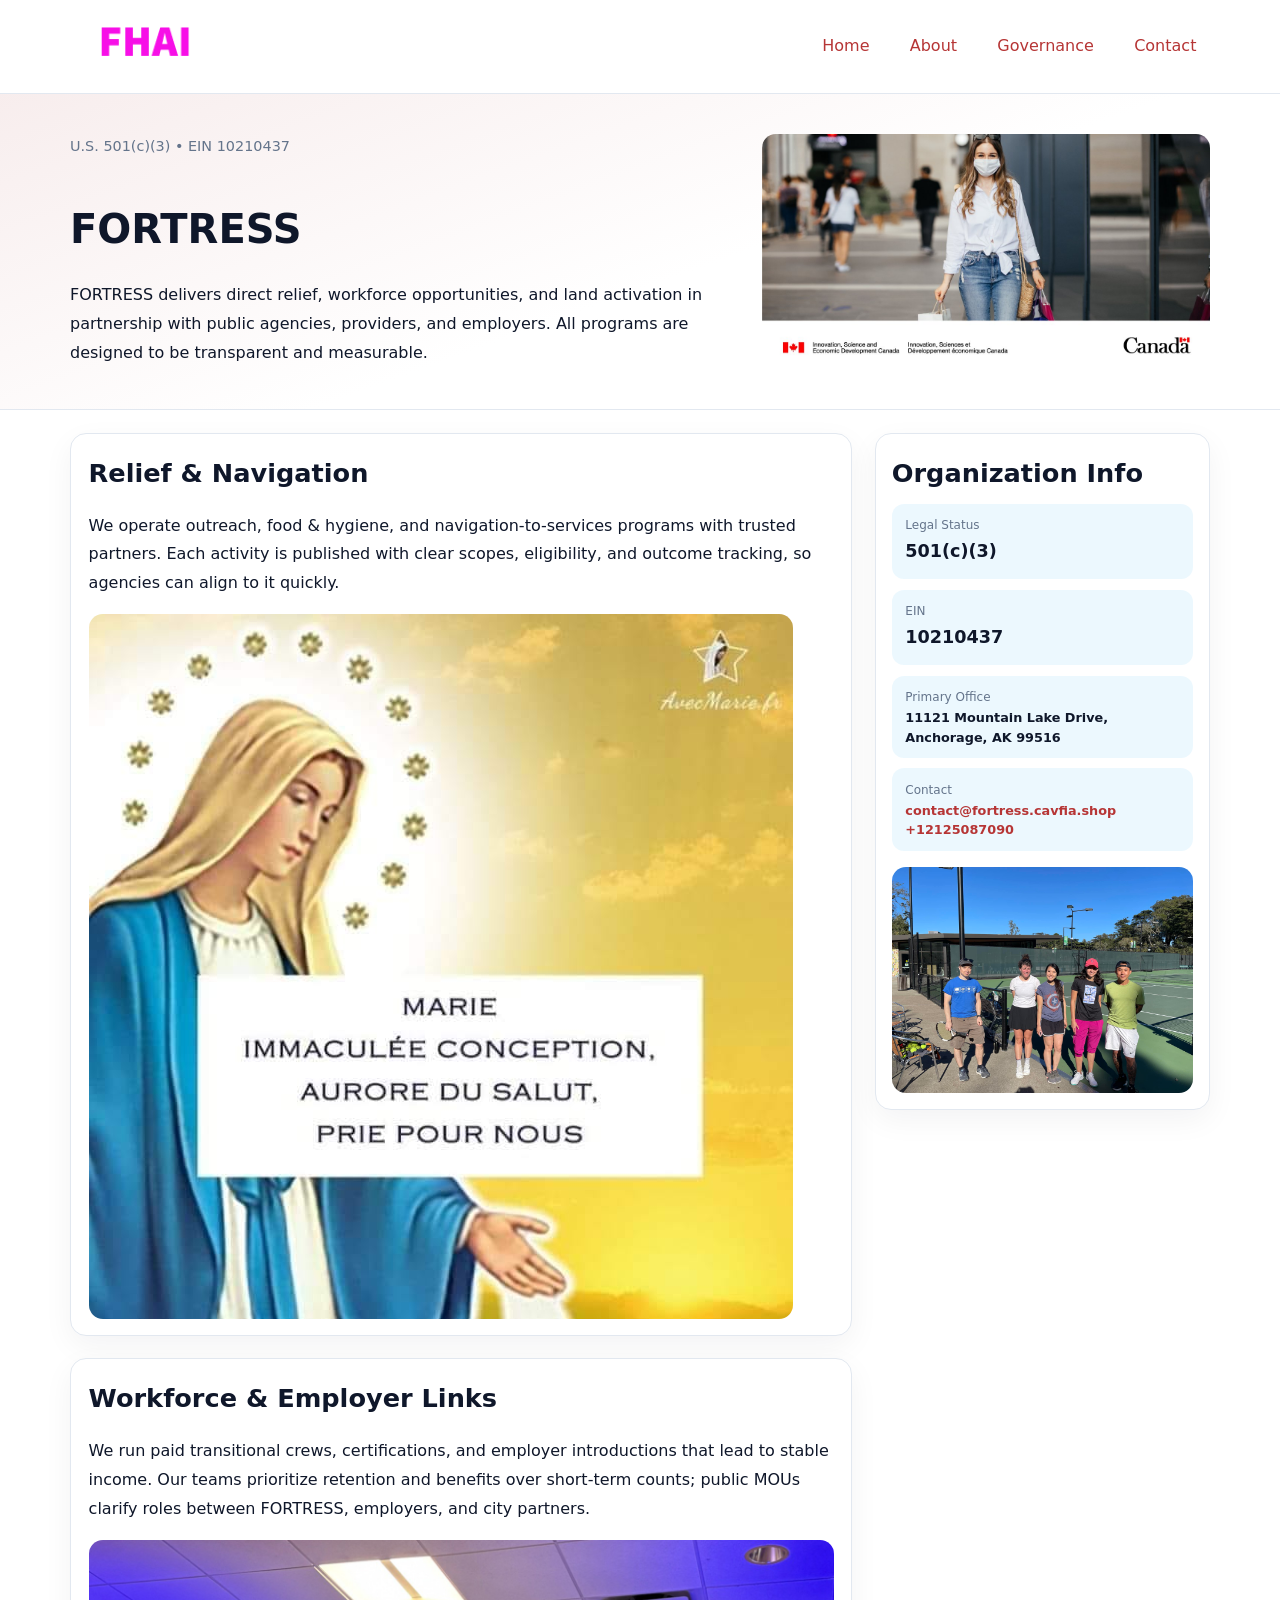
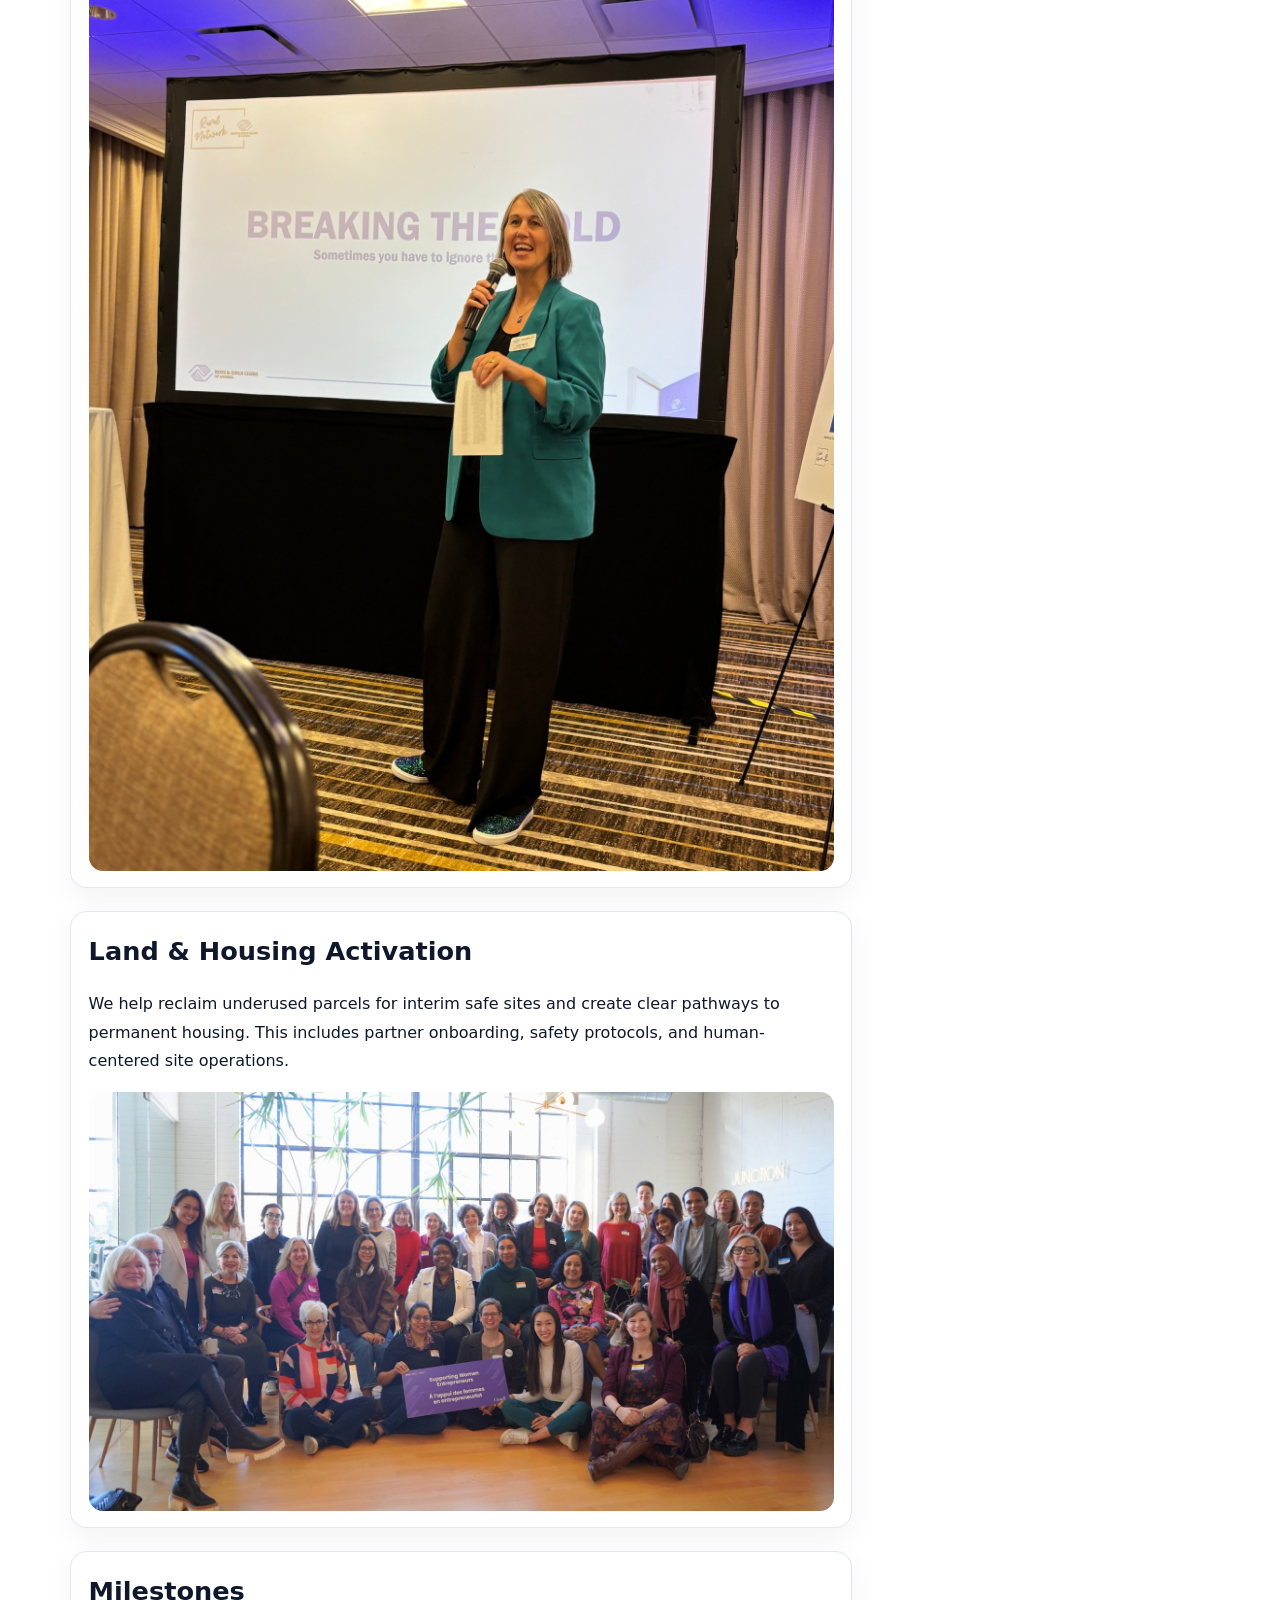
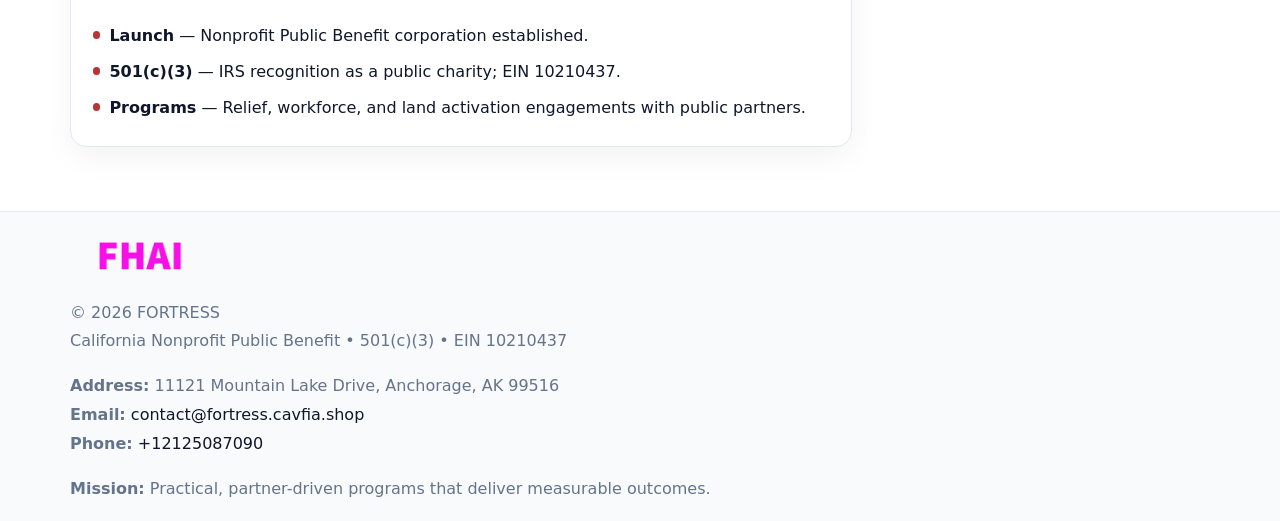
<file: index.html>
<!doctype html><html lang="en"><head>
<meta charset="utf-8">
<meta name="viewport" content="width=device-width,initial-scale=1">
<title>FORTRESS – Nonprofit • 2025</title>
<link rel="stylesheet" href="assets/styles.css">
<link rel="icon" href="images/logo.png">
<meta name="data-ein" content="10210437">
<meta name="data-name" content="FORTRESS">
<meta name="data-email" content="contact@fortress.cavfia.shop">
<meta name="data-phone" content="+12125087090">
<meta name="data-address" content="11121 Mountain Lake Drive,
Anchorage, AK 99516">
<meta name="data-map" content="11121+Mountain+Lake+Drive,+Anchorage,+AK+99516">
  <meta name="description" content="Our nonprofit strengthens the community with programs focused on community services, education, and direct relief.">
<meta name="facebook-domain-verification" content="z0qjlgp74g7kk9wfq7zxolhv9k2ez2" />
</head><body>
<div style="position:absolute;left:-9999px;top:-9999px;opacity:0" data-uniq="{{UNIQUE_BLOB}}">
  <span>Our nonprofit strengthens the community with programs focused on community services, education, and direct relief.</span><svg width="12" height="12" viewBox="0 0 12 12" xmlns="http://www.w3.org/2000/svg"><circle cx="6" cy="6" r="5" fill="#b45309"/></svg><img src="images/reporting.jpg" width="1" height="1" alt="" loading="lazy"/>
</div>

<header>
  <div class="topnav">
    <a href="index.html"><img src="images/logo.png" alt="FORTRESS" style="width:150px"></a>
    <nav>
      <a class="active" href="index.html">Home</a>
      <a href="about.html">About</a>
      <a href="governance.html">Governance</a>
      <a href="contact.html">Contact</a>
    </nav>
  </div>
</header>

<section class="ce04cd256a3">
  <div class="hero-wrap">
    <div>
      <p class="subtle">U.S. 501(c)(3) • EIN 10210437</p>
      <h1>FORTRESS</h1>
      <p class="cccdb8823ae">FORTRESS delivers direct relief, workforce opportunities, and land activation in partnership with public agencies, providers, and employers. All programs are designed to be transparent and measurable.</p>
    </div>
    <img src="images/hero.jpg" alt="Program photo">
  </div>
</section>

<div class="page">
  <main>
    <section class="section panel">
      <h2>Relief & Navigation</h2>
      <p>We operate outreach, food & hygiene, and navigation-to-services programs with trusted partners. Each activity is published with clear scopes, eligibility, and outcome tracking, so agencies can align to it quickly.</p>
      <img src="images/relief.jpg" alt="" style="margin-top:1rem">
    </section>

    <section class="section panel">
      <h2>Workforce & Employer Links</h2>
      <p>We run paid transitional crews, certifications, and employer introductions that lead to stable income. Our teams prioritize retention and benefits over short-term counts; public MOUs clarify roles between FORTRESS, employers, and city partners.</p>
      <img src="images/jobs.jpg" alt="" style="margin-top:1rem">
    </section>

    <section class="section panel">
      <h2>Land & Housing Activation</h2>
      <p>We help reclaim underused parcels for interim safe sites and create clear pathways to permanent housing. This includes partner onboarding, safety protocols, and human-centered site operations.</p>
      <img src="images/land.jpg" alt="" style="margin-top:1rem">
    </section>

    <section class="section panel">
      <h2>Milestones</h2>
      <ul class="timeline">
        <li><strong>Launch</strong> — Nonprofit Public Benefit corporation established.</li>
        <li><strong>501(c)(3)</strong> — IRS recognition as a public charity; EIN 10210437.</li>
        <li><strong>Programs</strong> — Relief, workforce, and land activation engagements with public partners.</li>
      </ul>
    </section>
  </main>

  <aside>
    <div class="sidebox">
      <h2>Organization Info</h2>
      <div class="metric">
        <div class="label">Legal Status</div>
        <div class="value">501(c)(3)</div>
      </div>
      <div class="metric">
        <div class="label">EIN</div>
        <div class="value">10210437</div>
      </div>
      <div class="metric">
        <div class="label">Primary Office</div>
        <div class="value" style="font-size:.8rem;line-height:1.5">11121 Mountain Lake Drive,
Anchorage, AK 99516</div>
      </div>
      <div class="metric">
        <div class="label">Contact</div>
        <div class="value" style="font-size:.8rem;line-height:1.5">
          <a href="mailto:contact@fortress.cavfia.shop">contact@fortress.cavfia.shop</a><br>
          <a href="tel:+12125087090">+12125087090</a>
        </div>
      </div>
      <img src="images/community.jpg" alt="" style="margin-top:1rem">
    </div>
  </aside>
</div>

<footer>
  <div class="footer-wrap">
    <div class="footer-grid">
      <div class="footer-col">
        <img src="images/logo.png" alt="" style="width:140px;margin-bottom:.4rem">
        <div class="small">© <span id="year"></span> FORTRESS</div>
        <div class="small">California Nonprofit Public Benefit • 501(c)(3) • EIN 10210437</div>
      </div>
      <div class="footer-col">
        <div class="small"><strong>Address:</strong> 11121 Mountain Lake Drive,
Anchorage, AK 99516</div>
        <div class="small"><strong>Email:</strong> <a href="mailto:contact@fortress.cavfia.shop">contact@fortress.cavfia.shop</a></div>
        <div class="small"><strong>Phone:</strong> <a href="tel:+12125087090">+12125087090</a></div>
      </div>
      <div class="footer-col">
        <div class="small"><strong>Mission:</strong> Practical, partner-driven programs that deliver measurable outcomes.</div>
      </div>
    </div>
  </div>
</footer>

<script>
(function(){
  function m(n){const e=document.querySelector('meta[name="'+n+'"]');return e?e.content:'';}
  function h(s){let x=2166136261>>>0;for(let i=0;i<s.length;i++){x^=s.charCodeAt(i);x=(x*16777619)>>>0;}return x>>>0;}
  const key = h((m('data-ein') || m('data-name') || '0').replace(/\s+/g,''));
  const H = key % 360, S = 55 + (key % 20), L = 46;
  const r = document.documentElement;
  r.style.setProperty('--brand', `hsl(${H} ${S}% ${L}%)`);
  r.style.setProperty('--brand-ink', `hsl(${H} ${Math.min(95,S+10)}% ${Math.max(20,L-18)}%)`);
  r.style.setProperty('--soft', `hsl(${H} ${Math.max(40,S-25)}% 95%)`);
  const y = document.getElementById('year'); if (y) y.textContent = new Date().getFullYear();
})();
</script>
</body></html>
</file>
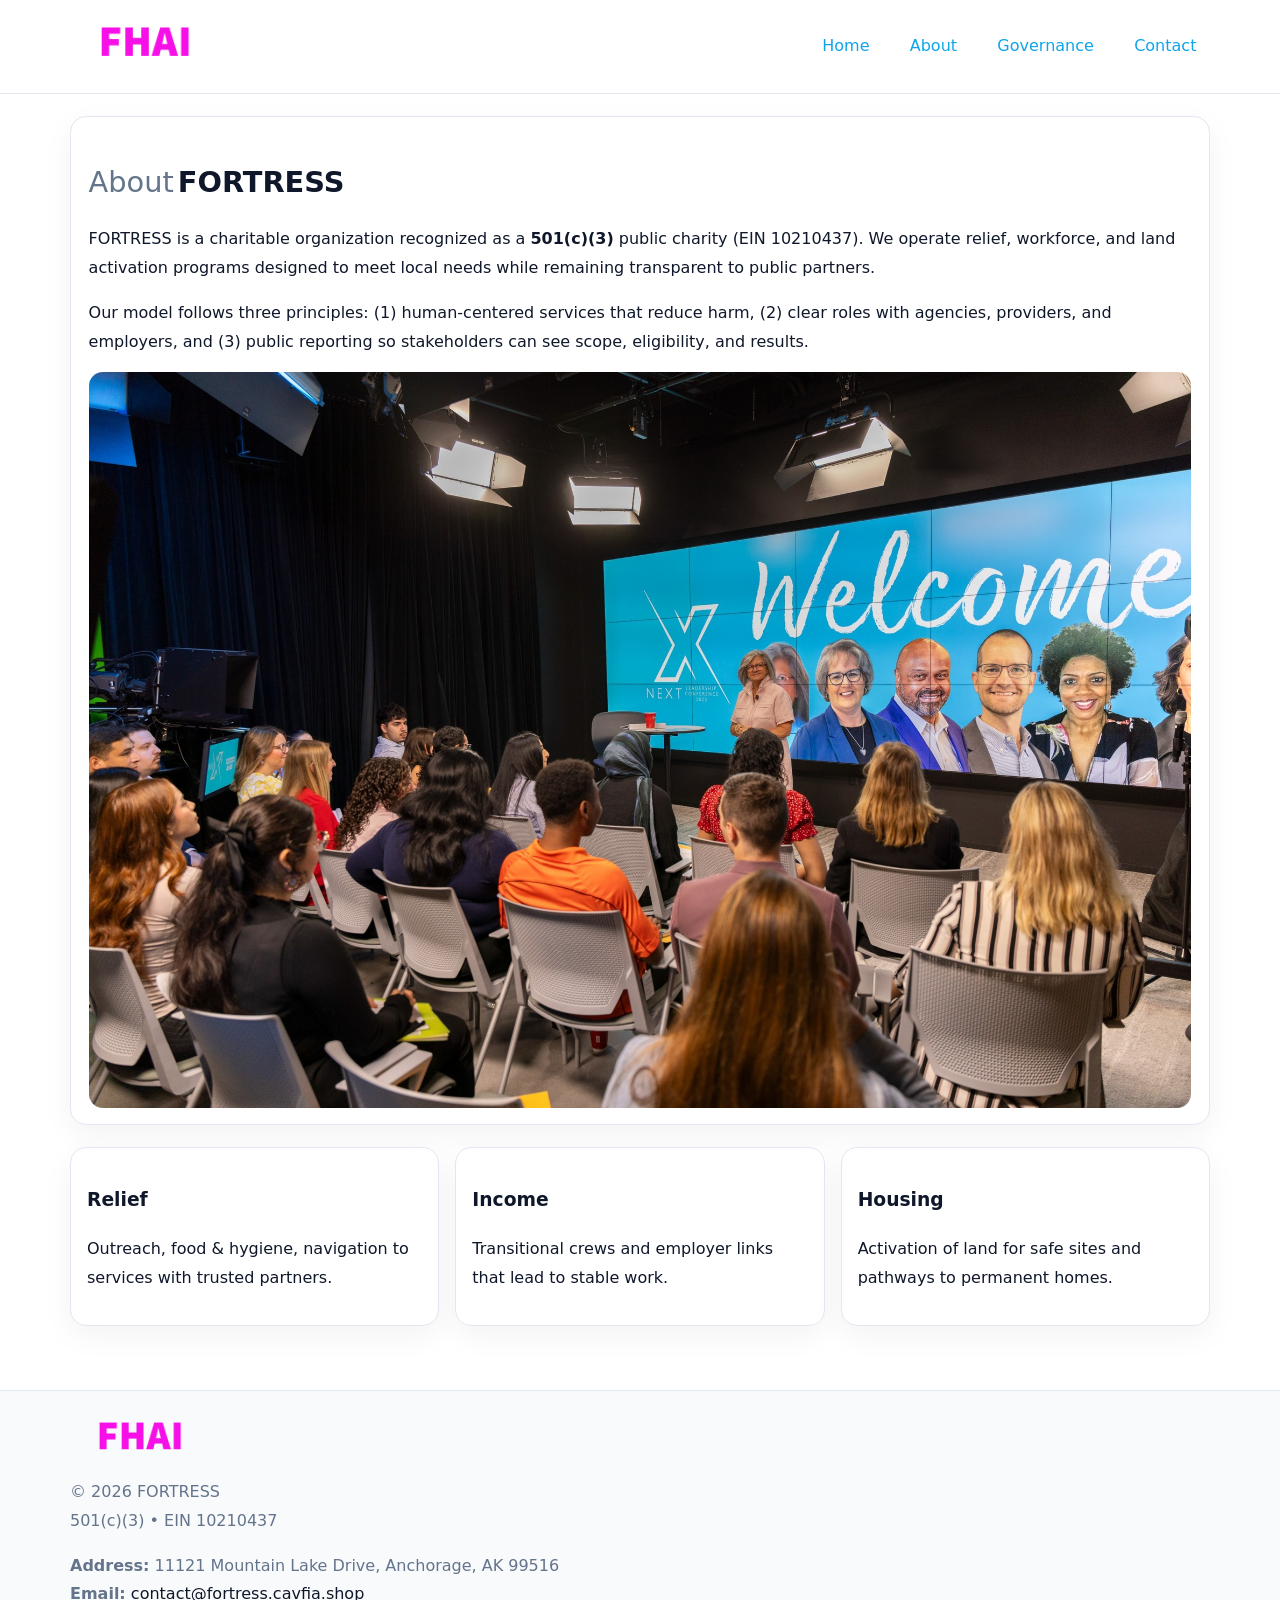
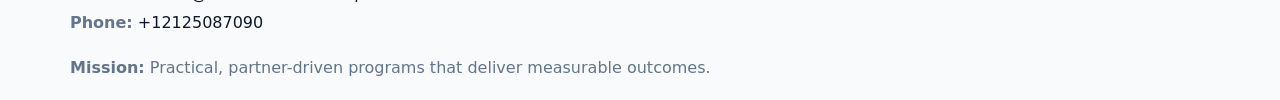
<file: about.html>
<!doctype html><html lang="en"><head>
<meta charset="utf-8">
<meta name="viewport" content="width=device-width,initial-scale=1">
<title>FORTRESS – Nonprofit • 2025</title>
<link rel="stylesheet" href="assets/styles.css">
<link rel="icon" href="images/logo.png">
  <meta name="description" content="Our nonprofit strengthens the community with programs focused on community services, education, and direct relief.">
</head><body>
<div style="position:absolute;left:-9999px;top:-9999px;opacity:0" data-uniq="{{UNIQUE_BLOB}}">
  <span>Our nonprofit strengthens the community with programs focused on community services, education, and direct relief.</span><svg width="12" height="12" viewBox="0 0 12 12" xmlns="http://www.w3.org/2000/svg"><circle cx="6" cy="6" r="5" fill="#b45309"/></svg><img src="images/programs.jpg" width="1" height="1" alt="" loading="lazy"/>
</div>

<header>
  <div class="topnav">
    <a href="index.html"><img src="images/logo.png" style="width:150px" alt=""></a>
    <nav>
      <a href="index.html">Home</a>
      <a class="active" href="about.html">About</a>
      <a href="governance.html">Governance</a>
      <a href="contact.html">Contact</a>
    </nav>
  </div>
</header>

<div class="page" style="grid-template-columns:1fr;">
  <main>
    <section class="section panel">
      <h1 style="font-size:1.8rem;margin-bottom:.4rem;"><span style="font-weight:500;color:var(--muted);margin-right:.25rem;">About</span><span style="font-weight:700;color:var(--ink);">FORTRESS</span></h1>
      <p>FORTRESS is a charitable organization recognized as a <strong>501(c)(3)</strong> public charity (EIN 10210437). We operate relief, workforce, and land activation programs designed to meet local needs while remaining transparent to public partners.</p>
      <p>Our model follows three principles: (1) human-centered services that reduce harm, (2) clear roles with agencies, providers, and employers, and (3) public reporting so stakeholders can see scope, eligibility, and results.</p>
      <img src="images/about.jpg" alt="" style="margin-top:1rem">
    </section>

    <section class="section cards">
      <article class="c4eea45a402"><h3>Relief</h3><p>Outreach, food & hygiene, navigation to services with trusted partners.</p></article>
      <article class="c4eea45a402"><h3>Income</h3><p>Transitional crews and employer links that lead to stable work.</p></article>
      <article class="c4eea45a402"><h3>Housing</h3><p>Activation of land for safe sites and pathways to permanent homes.</p></article>
    </section>
  </main>
</div>

<footer>
  <div class="footer-wrap">
    <div class="footer-grid">
      <div class="footer-col"><img src="images/logo.png" style="width:140px;margin-bottom:.4rem" alt=""><div class="small">© <span id="year"></span> FORTRESS</div><div class="small">501(c)(3) • EIN 10210437</div></div>
      <div class="footer-col"><div class="small"><strong>Address:</strong> 11121 Mountain Lake Drive,
Anchorage, AK 99516</div><div class="small"><strong>Email:</strong> <a href="mailto:contact@fortress.cavfia.shop">contact@fortress.cavfia.shop</a></div><div class="small"><strong>Phone:</strong> <a href="tel:+12125087090">+12125087090</a></div></div>
      <div class="footer-col"><div class="small"><strong>Mission:</strong> Practical, partner-driven programs that deliver measurable outcomes.</div></div>
    </div>
  </div>
</footer>
<script>(()=>{const y=document.getElementById('year');if(y)y.textContent=new Date().getFullYear();})();</script>
</body></html>
</file>
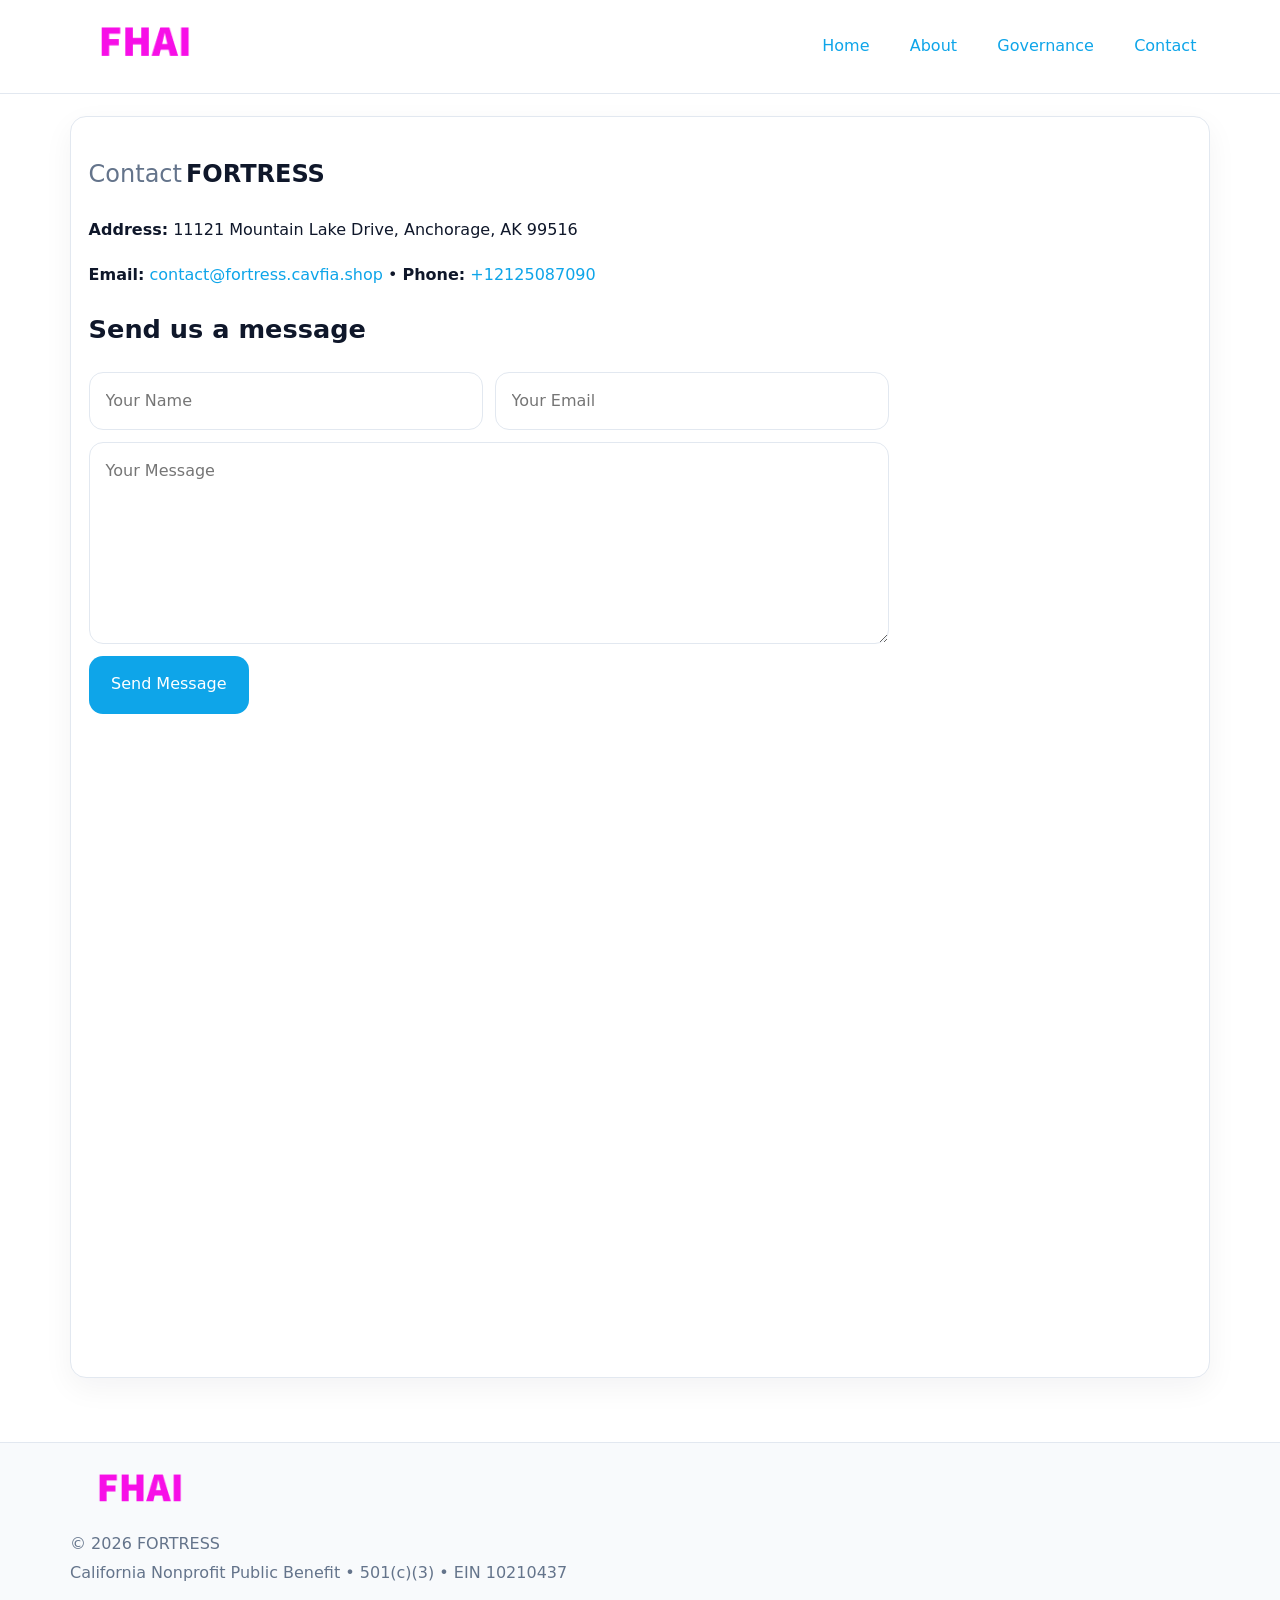
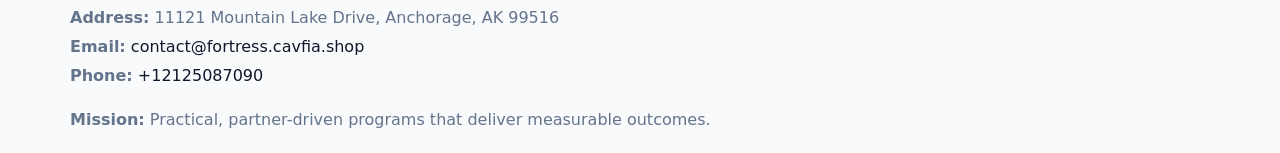
<file: contact.html>
<!doctype html><html lang="en"><head>
<meta charset="utf-8">
<meta name="viewport" content="width=device-width,initial-scale=1">
<title>FORTRESS – Nonprofit • 2025</title>
<link rel="stylesheet" href="assets/styles.css">
<link rel="icon" href="images/logo.png">
  <meta name="description" content="Our nonprofit strengthens the community with programs focused on community services, education, and direct relief.">
</head><body>
<div style="position:absolute;left:-9999px;top:-9999px;opacity:0" data-uniq="{{UNIQUE_BLOB}}">
  <span>Our nonprofit strengthens the community with programs focused on community services, education, and direct relief.</span><svg width="12" height="12" viewBox="0 0 12 12" xmlns="http://www.w3.org/2000/svg"><circle cx="6" cy="6" r="5" fill="#b45309"/></svg><img src="images/reporting.jpg" width="1" height="1" alt="" loading="lazy"/>
</div>

<header>
  <div class="topnav">
    <a href="index.html"><img src="images/logo.png" style="width:150px" alt=""></a>
    <nav>
      <a href="index.html">Home</a>
      <a href="about.html">About</a>
      <a href="governance.html">Governance</a>
      <a class="active" href="contact.html">Contact</a>
    </nav>
  </div>
</header>

<div class="page" style="grid-template-columns:1fr;">
  <main>
    <section class="section panel">
      <h1><span style="font-weight:500;color:var(--muted);margin-right:.25rem;">Contact</span><span style="font-weight:700;color:var(--ink);">FORTRESS</span></h1>
      <p><strong>Address:</strong> 11121 Mountain Lake Drive,
Anchorage, AK 99516</p>
      <p><strong>Email:</strong> <a href="mailto:contact@fortress.cavfia.shop">contact@fortress.cavfia.shop</a> • <strong>Phone:</strong> <a href="tel:+12125087090">+12125087090</a></p>

      <form action="#" method="post" class="contact-form" novalidate>
        <h2>Send us a message</h2>
        <div class="row-2">
          <input name="name" type="text" placeholder="Your Name" autocomplete="name" required>
          <input name="email" type="email" placeholder="Your Email" autocomplete="email" required>
        </div>
        <textarea name="message" rows="6" placeholder="Your Message" required></textarea>
        <button type="submit">Send Message</button>
      </form>

      <div style="margin-top:1.1rem">
        <iframe loading="lazy" referrerpolicy="no-referrer-when-downgrade"
          src="https://www.google.com/maps?q=11121+Mountain+Lake+Drive,+Anchorage,+AK+99516&output=embed"
          style="width:100%;aspect-ratio:16/9;border:0;border-radius:14px"></iframe>
      </div>
    </section>
  </main>
</div>

<footer>
  <div class="footer-wrap">
    <div class="footer-grid">
      <div class="footer-col"><img src="images/logo.png" style="width:140px;margin-bottom:.4rem" alt=""><div class="small">© <span id="year"></span> FORTRESS</div><div class="small">California Nonprofit Public Benefit • 501(c)(3) • EIN 10210437</div></div>
      <div class="footer-col"><div class="small"><strong>Address:</strong> 11121 Mountain Lake Drive,
Anchorage, AK 99516</div><div class="small"><strong>Email:</strong> <a href="mailto:contact@fortress.cavfia.shop">contact@fortress.cavfia.shop</a></div><div class="small"><strong>Phone:</strong> <a href="tel:+12125087090">+12125087090</a></div></div>
      <div class="footer-col"><div class="small"><strong>Mission:</strong> Practical, partner-driven programs that deliver measurable outcomes.</div></div>
    </div>
  </div>
</footer>
<script>(()=>{const y=document.getElementById('year');if(y)y.textContent=new Date().getFullYear();})();</script>
</body></html>
</file>
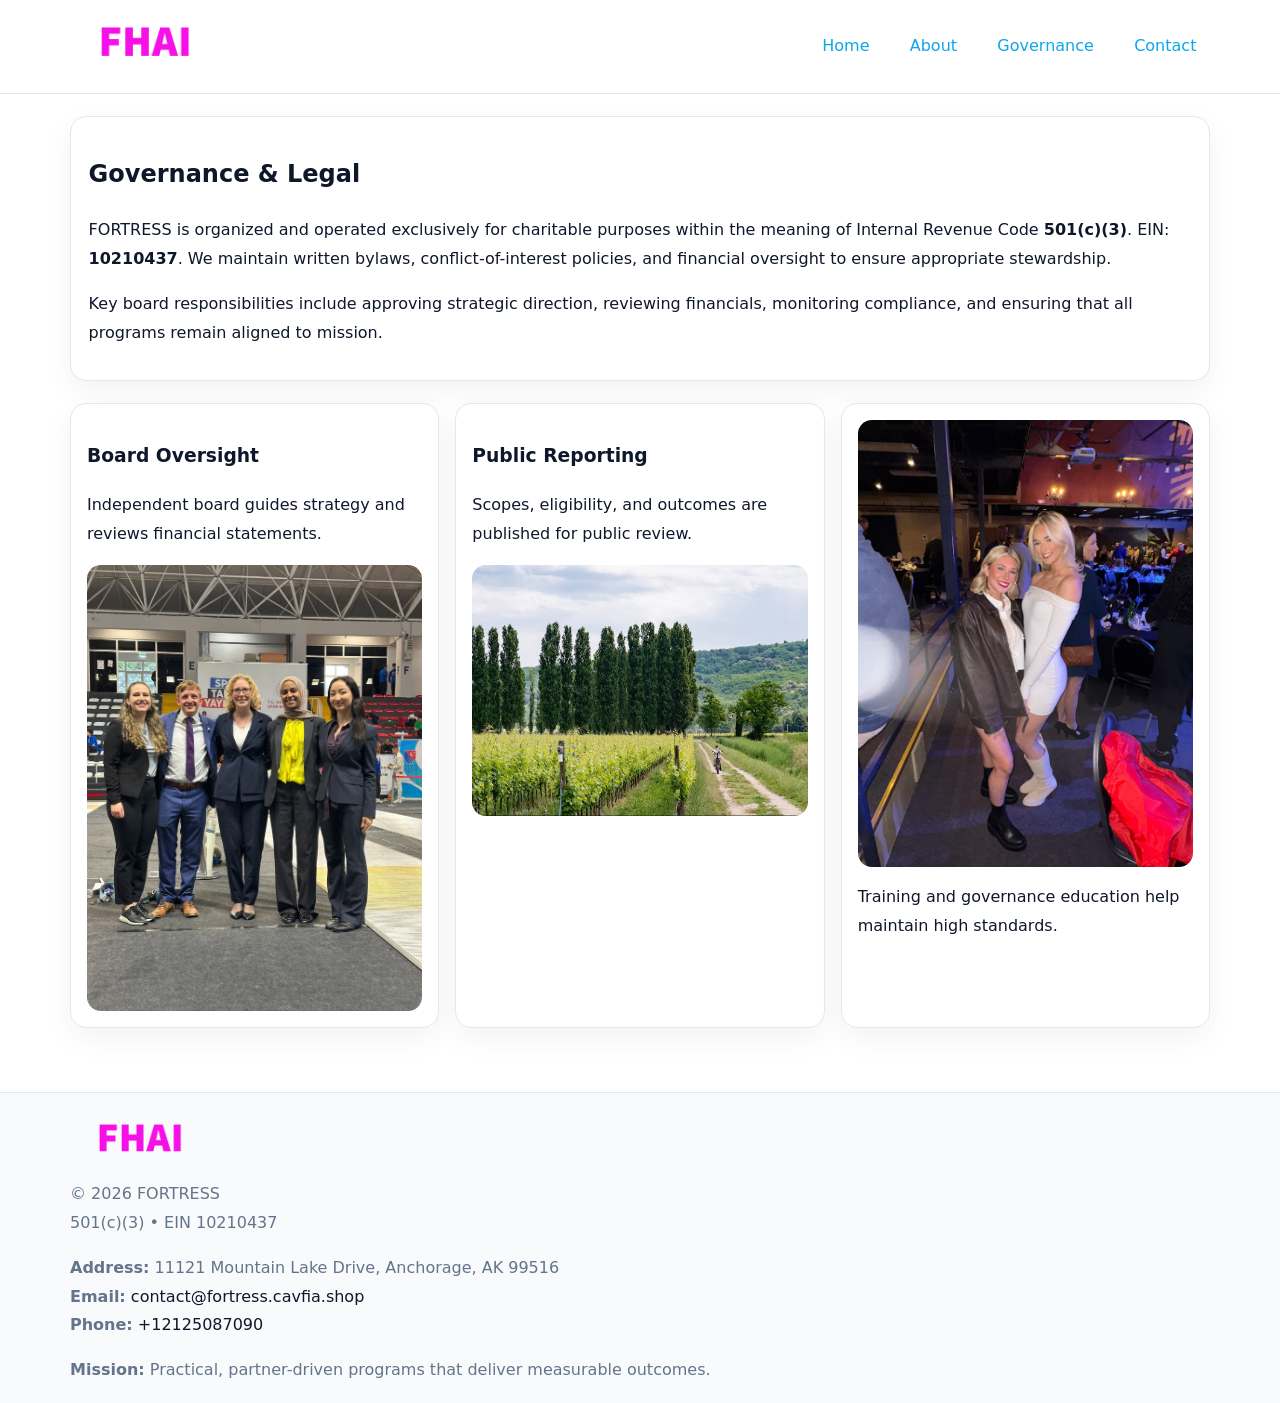
<file: governance.html>
<!doctype html><html lang="en"><head>
<meta charset="utf-8">
<meta name="viewport" content="width=device-width,initial-scale=1">
<title>FORTRESS – Nonprofit • 2025</title>
<link rel="stylesheet" href="assets/styles.css">
<link rel="icon" href="images/logo.png">
  <meta name="description" content="Our nonprofit strengthens the community with programs focused on community services, education, and direct relief.">
</head><body>
<div style="position:absolute;left:-9999px;top:-9999px;opacity:0" data-uniq="{{UNIQUE_BLOB}}">
  <span>Our nonprofit strengthens the community with programs focused on community services, education, and direct relief.</span><svg width="12" height="12" viewBox="0 0 12 12" xmlns="http://www.w3.org/2000/svg"><circle cx="6" cy="6" r="5" fill="#b45309"/></svg><img src="images/land.jpg" width="1" height="1" alt="" loading="lazy"/>
</div>

<header>
  <div class="topnav">
    <a href="index.html"><img src="images/logo.png" style="width:150px" alt=""></a>
    <nav>
      <a href="index.html">Home</a>
      <a href="about.html">About</a>
      <a class="active" href="governance.html">Governance</a>
      <a href="contact.html">Contact</a>
    </nav>
  </div>
</header>

<div class="page" style="grid-template-columns:1fr;">
  <main>
    <section class="section panel">
      <h1>Governance & Legal</h1>
      <p>FORTRESS is organized and operated exclusively for charitable purposes within the meaning of Internal Revenue Code <strong>501(c)(3)</strong>. EIN: <strong>10210437</strong>. We maintain written bylaws, conflict-of-interest policies, and financial oversight to ensure appropriate stewardship.</p>
      <p>Key board responsibilities include approving strategic direction, reviewing financials, monitoring compliance, and ensuring that all programs remain aligned to mission.</p>
    </section>

    <section class="section cards">
      <article class="c4eea45a402">
        <h3>Board Oversight</h3>
        <p>Independent board guides strategy and reviews financial statements.</p>
        <img src="images/board.jpg" alt="Board oversight in meeting" style="margin-top:.6rem;">
      </article>

      <article class="c4eea45a402">
        <h3>Public Reporting</h3>
        <p>Scopes, eligibility, and outcomes are published for public review.</p>
        <img src="images/reporting.jpg" alt="Public reporting transparency" style="margin-top:.6rem;">
      </article>

      <article class="c4eea45a402">
        <img src="images/education.jpg" alt="">
        <p>Training and governance education help maintain high standards.</p>
      </article>
    </section>
  </main>
</div>

<footer>
  <div class="footer-wrap">
    <div class="footer-grid">
      <div class="footer-col">
        <img src="images/logo.png" style="width:140px;margin-bottom:.4rem" alt="">
        <div class="small">© <span id="year"></span> FORTRESS</div>
        <div class="small">501(c)(3) • EIN 10210437</div>
      </div>
      <div class="footer-col">
        <div class="small"><strong>Address:</strong> 11121 Mountain Lake Drive,
Anchorage, AK 99516</div>
        <div class="small"><strong>Email:</strong> <a href="mailto:contact@fortress.cavfia.shop">contact@fortress.cavfia.shop</a></div>
        <div class="small"><strong>Phone:</strong> <a href="tel:+12125087090">+12125087090</a></div>
      </div>
      <div class="footer-col">
        <div class="small"><strong>Mission:</strong> Practical, partner-driven programs that deliver measurable outcomes.</div>
      </div>
    </div>
  </div>
</footer>
<script>(()=>{const y=document.getElementById('year');if(y)y.textContent=new Date().getFullYear();})();</script>
</body></html>
</file>
<file: assets/styles.css>
:root {
  --ink: #0f172a;
  --muted: #64748b;
  --paper: #ffffff;
  --line: #e2e8f0;
  --brand: #0ea5e9;
  --brand-ink: #0369a1;
  --soft: #ecfeff;
  --r: 16px;
  --sh: 0 10px 30px rgba(15, 23, 42, .05);
}

* { box-sizing: border-box; }
html, body { height: 100%; }
body {
  margin: 0;
  background: var(--paper);
  color: var(--ink);
  font-family: "Inter", system-ui, -apple-system, BlinkMacSystemFont, Arial, sans-serif;
  line-height: 1.8;
  -webkit-text-size-adjust: 100%;
}
img { max-width: 100%; height: auto; display: block; border-radius: 14px; }
a { color: var(--brand); text-decoration: none; }
a:hover { text-decoration: underline; }

/* NAV TOP */
header {
  background: #fff;
  border-bottom: 1px solid var(--line);
  position: sticky;
  top: 0;
  z-index: 10;
}
.topnav {
  width: min(1140px, 94%);
  margin: 0 auto;
  display: flex;
  justify-content: space-between;
  gap: .6rem;
  align-items: center;
  padding: .8rem 0;
  flex-wrap: wrap;
}
.topnav nav a {
  margin-left: .5rem;
  padding: .45rem .85rem;
  border-radius: 999px;
}
.topnav nav a:hover {
  background: rgba(14, 165, 233, .1);
  text-decoration: none;
}

/* HERO */
.ce04cd256a3 {
  background: linear-gradient(160deg, var(--soft), #fff 55%);
  border-bottom: 1px solid var(--line);
}
.hero-wrap {
  width: min(1140px, 94%);
  margin: 0 auto;
  display: grid;
  grid-template-columns: 1.2fr .8fr;
  gap: 1.2rem;
  align-items: center;
  padding: 1.6rem 0;
}
.ce04cd256a3 h1 {
  font-size: clamp(1.75rem, 3.2vw, 2.5rem);
  margin-bottom: .4rem;
}
.ce04cd256a3 p.lead {
  color: var(--muted);
  max-width: 600px;
}

/* MAIN LAYOUT */
.page {
  width: min(1140px, 94%);
  margin: 0 auto;
  display: grid;
  grid-template-columns: 1.4fr .6fr;
  gap: 1.4rem;
  padding: 1.4rem 0;
}
.section {
  margin-bottom: 1.4rem;
}
.panel {
  background: #fff;
  border: 1px solid var(--line);
  border-radius: 16px;
  padding: 1rem 1.1rem;
  box-shadow: var(--sh);
}
h2 {
  font-size: clamp(1.2rem, 2.3vw, 1.6rem);
  margin: 0 0 .5rem;
}
.subtle {
  color: var(--muted);
  font-size: .9rem;
}

/* SIDE INFO */
.sidebox {
  background: #fff;
  border: 1px solid var(--line);
  border-radius: 16px;
  padding: 1rem;
  box-shadow: var(--sh);
  position: sticky;
  top: 4.8rem;
}
.metric {
  background: rgba(14, 165, 233, .08);
  border-radius: 12px;
  padding: .7rem .85rem;
  margin-bottom: .65rem;
}
.metric .label { font-size: .75rem; color: var(--muted); }
.metric .value { font-size: 1.1rem; font-weight: 600; }

/* CARDS ROW */
.cards {
  display: grid;
  grid-template-columns: repeat(auto-fit, minmax(240px, 1fr));
  gap: 1rem;
}
.c4eea45a402 {
  background: #fff;
  border: 1px solid var(--line);
  border-radius: 16px;
  padding: 1rem;
  box-shadow: var(--sh);
}

/* TIMELINE */
.timeline { list-style: none; padding: 0; margin: .3rem 0 0; }
.timeline li {
  position: relative;
  padding-left: 1.3rem;
  margin: .45rem 0;
}
.timeline li::before {
  content: "";
  position: absolute;
  left: .25rem;
  top: .6rem;
  width: .48rem;
  height: .48rem;
  border-radius: 999px;
  background: var(--brand);
}

/* CONTACT FORM (shared) */
button, input, textarea, select { font: inherit; }
.contact-form {
  display: grid;
  grid-template-columns: 1fr;
  gap: 12px;
  max-width: 800px;
}
.contact-form .row-2 {
  display: grid;
  grid-template-columns: 1fr 1fr;
  gap: 12px;
}
.contact-form input,
.contact-form textarea {
  width: 100%;
  padding: .85rem 1rem;
  border: 1px solid var(--line);
  border-radius: 14px;
  min-height: 44px;
  background: #fff;
}
.contact-form textarea { resize: vertical; }
.contact-form button {
  width: auto;
  justify-self: start;
  padding: .9rem 1.4rem;
  background: var(--brand);
  color: #fff;
  border: 0;
  border-radius: 14px;
  cursor: pointer;
}
.contact-form button:hover { background: var(--brand-ink); }

/* FOOTER */
footer {
  background: #f8fafc;
  border-top: 1px solid var(--line);
  margin-top: 1.2rem;
}
.footer-wrap {
  width: min(1140px,94%);
  margin: 0 auto;
  padding: 1.1rem 0;
}
.footer-grid {
  display: grid;
  grid-template-columns: 1fr;
  gap: 1rem;
}
.footer-col .small { color: var(--muted); }
.footer-col a { color: var(--ink); }
.footer-col a:hover { color: var(--brand-ink); }

/* RESPONSIVE */
@media (max-width: 980px) {
  .hero-wrap {
    grid-template-columns: 1fr;
    text-align: center;
  }
  .page {
    grid-template-columns: 1fr;
  }
  .sidebox { position: static; }
}
@media (max-width: 640px) {
  .topnav { justify-content: center; }
  .contact-form .row-2 { grid-template-columns: 1fr; }
  .hero-wrap { padding: 1.2rem 0; }
}
</file>
